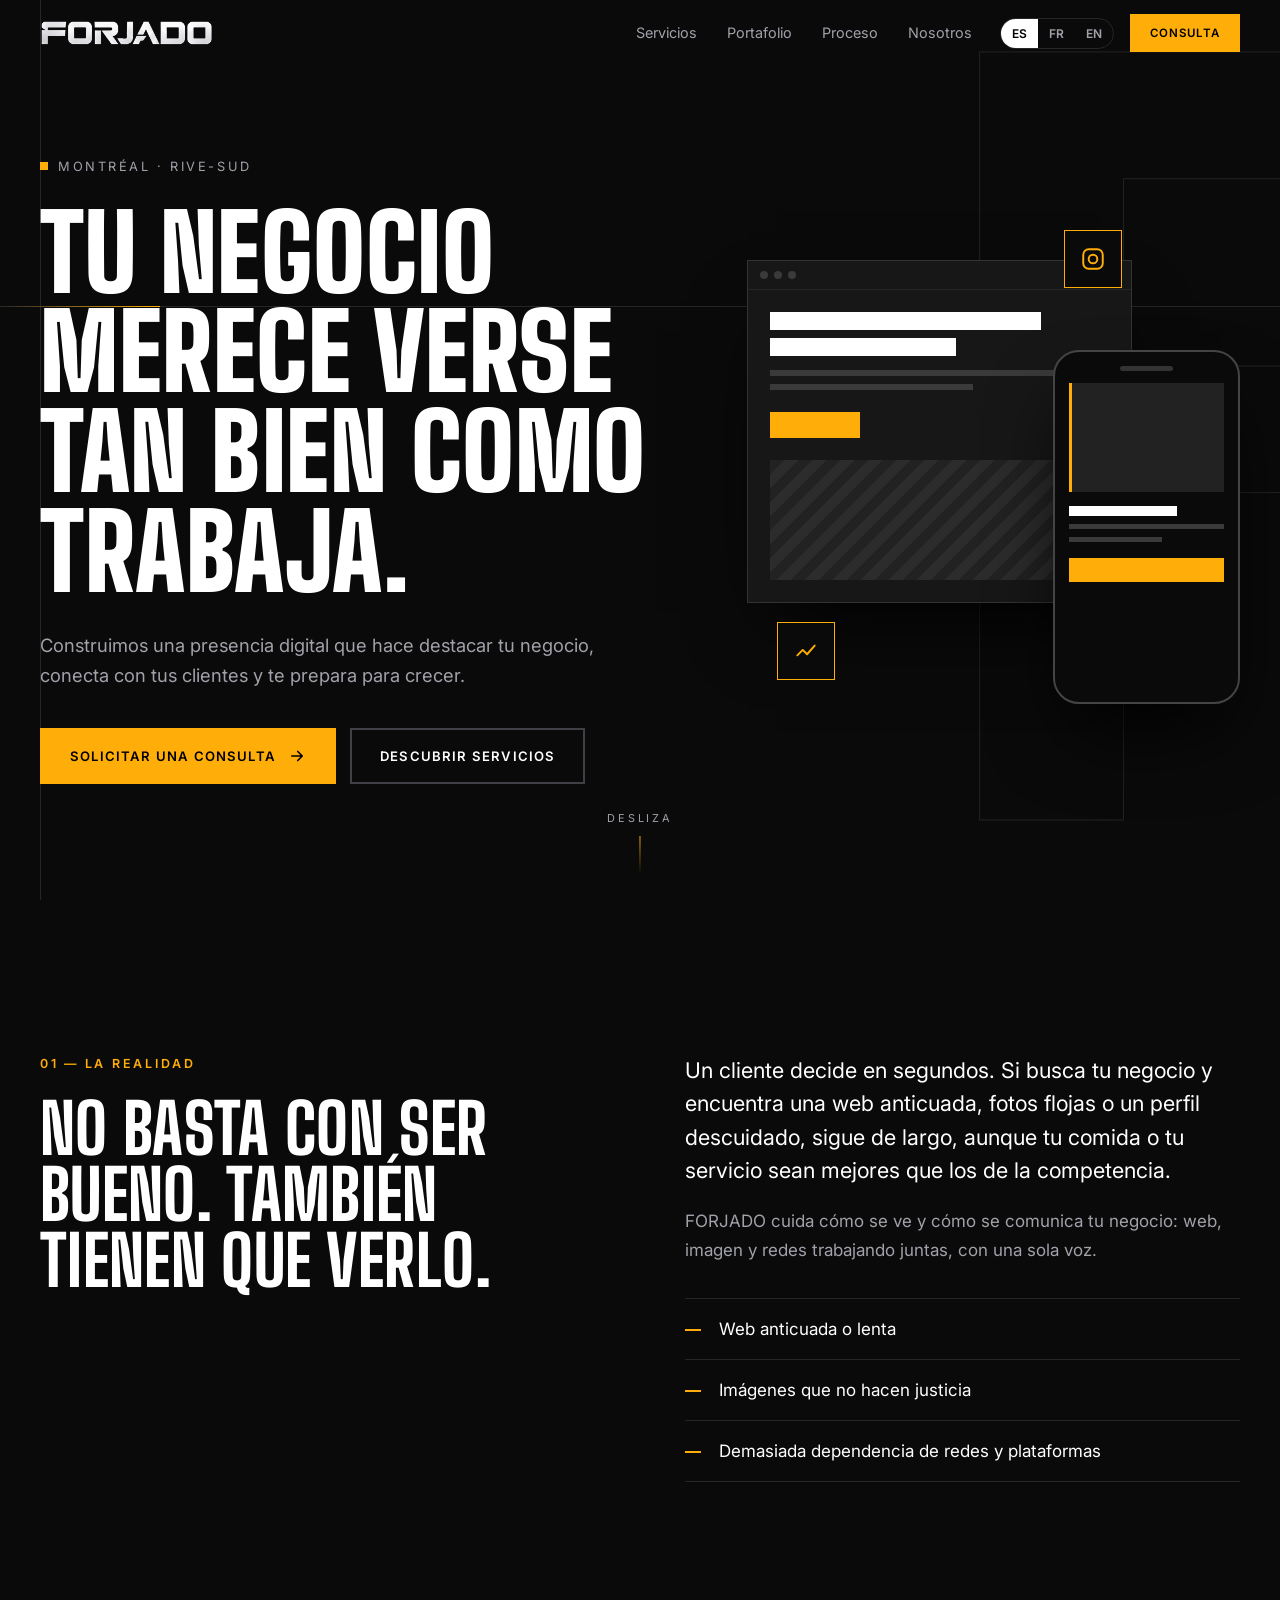
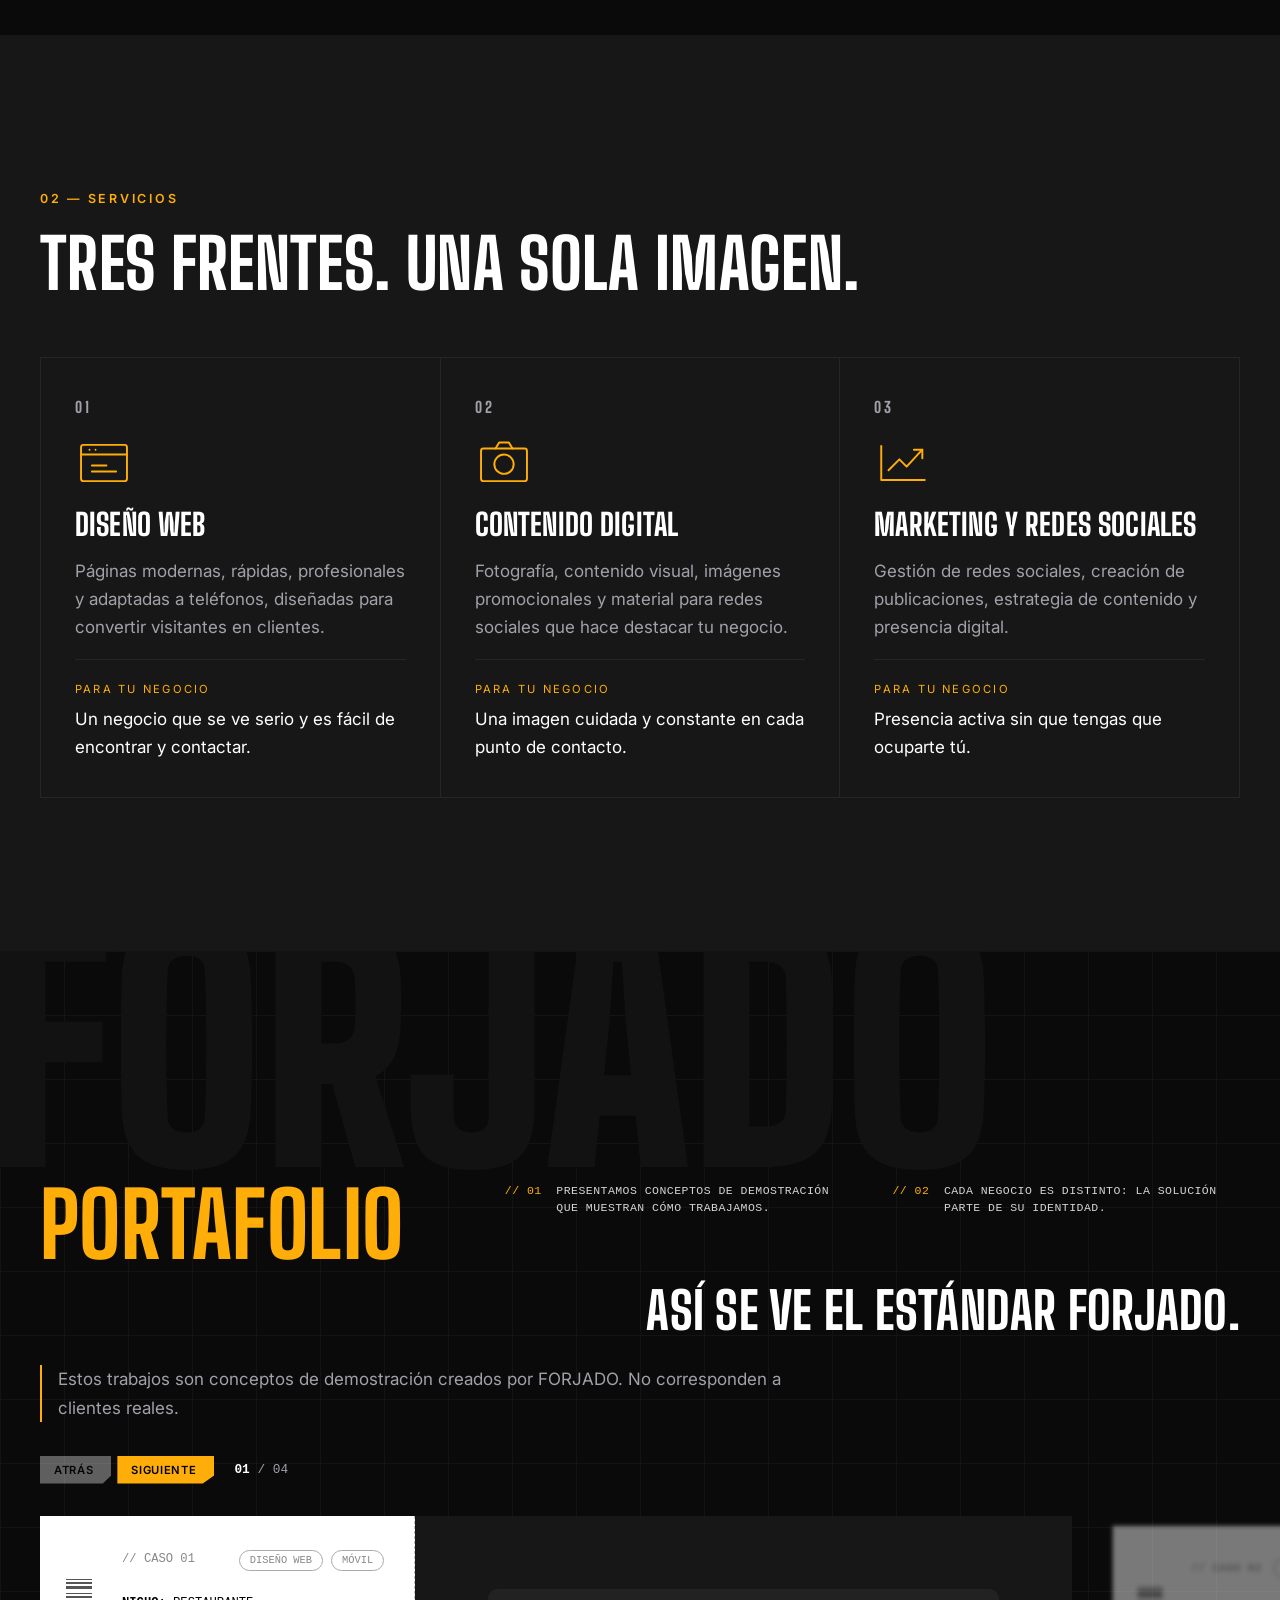
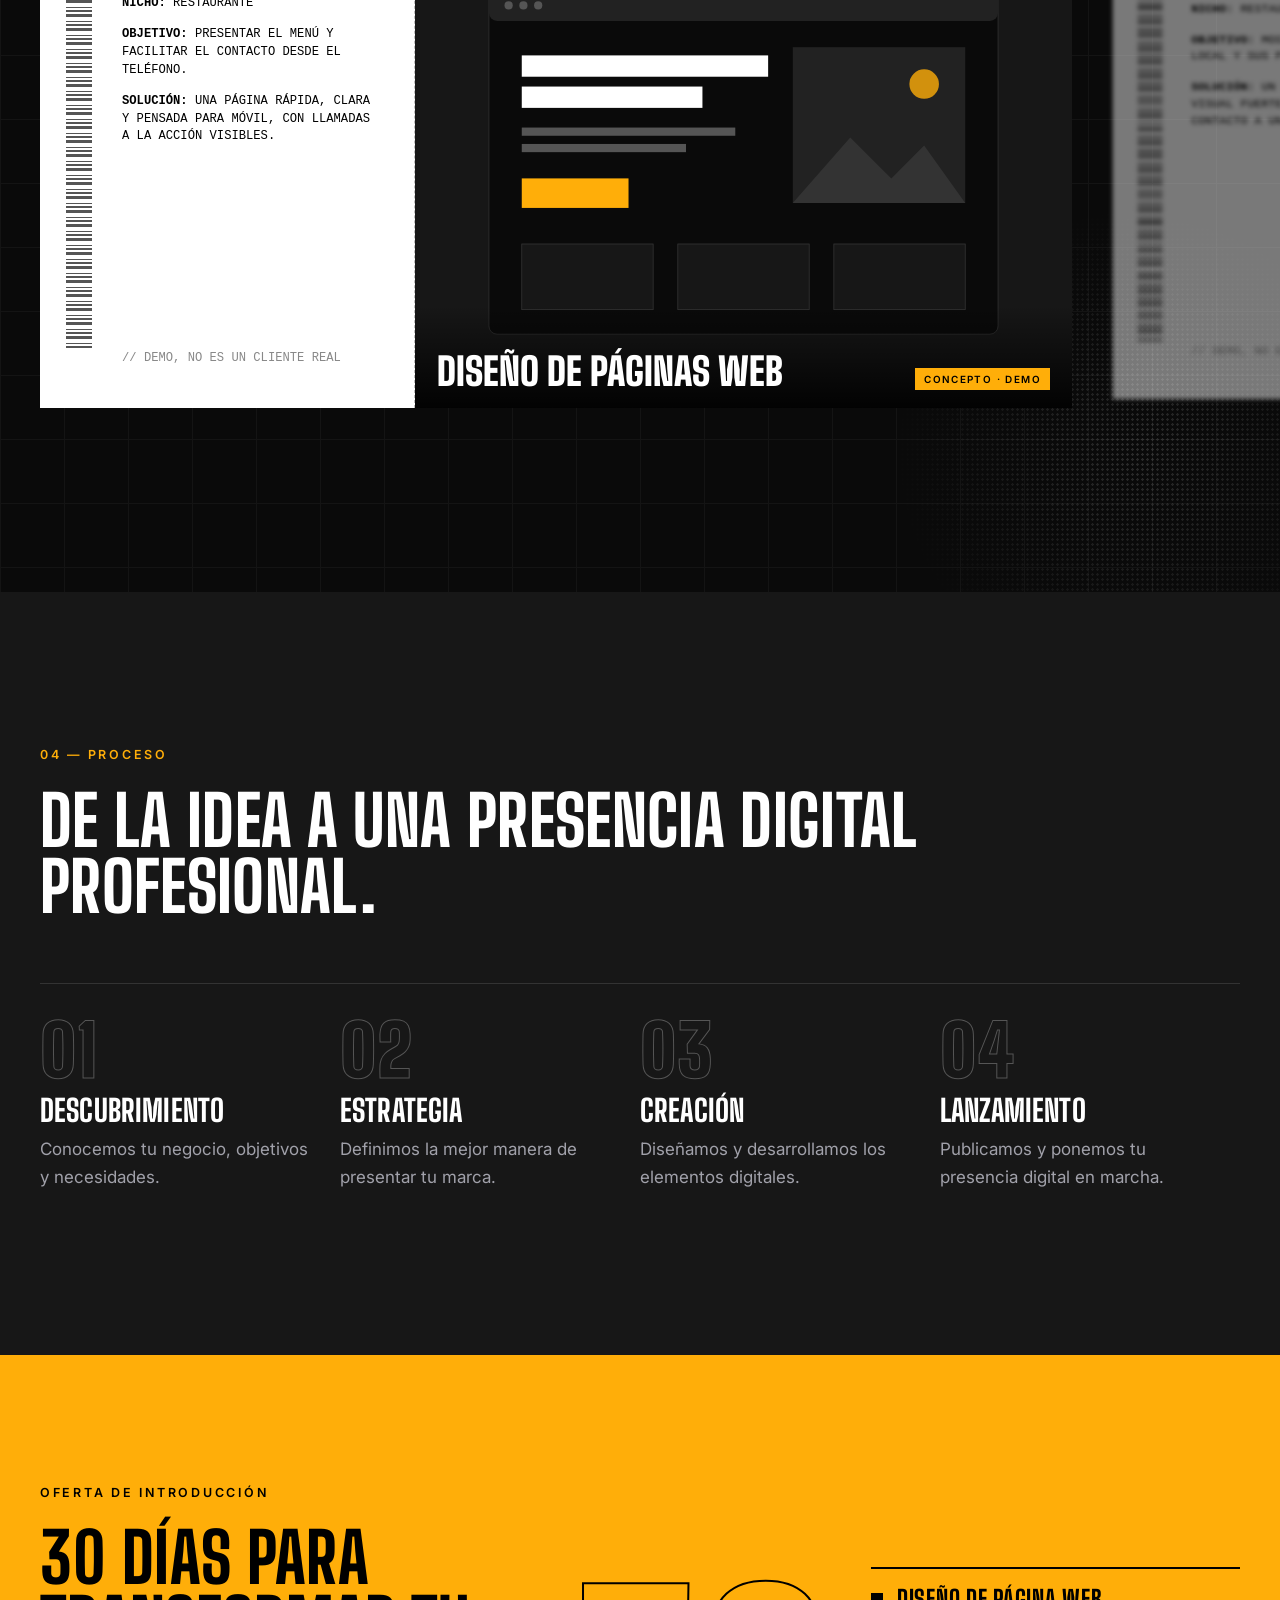
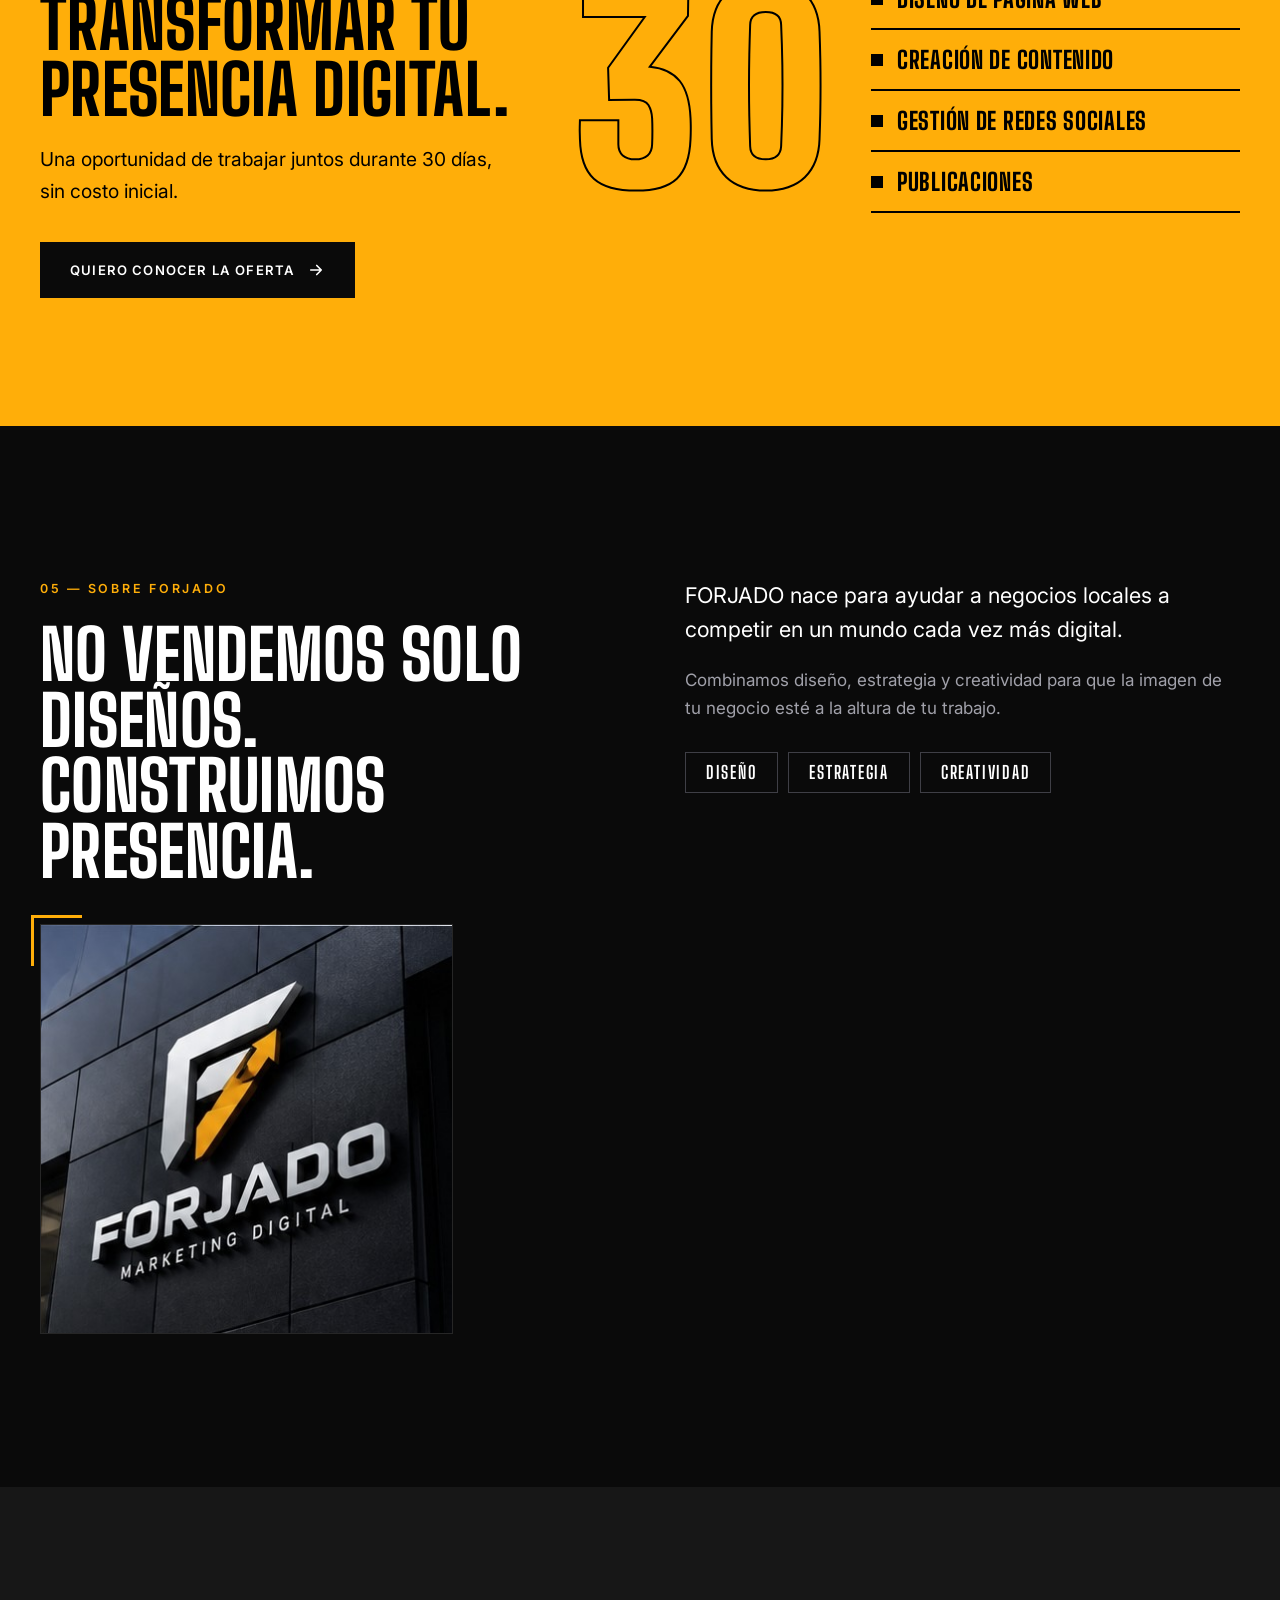
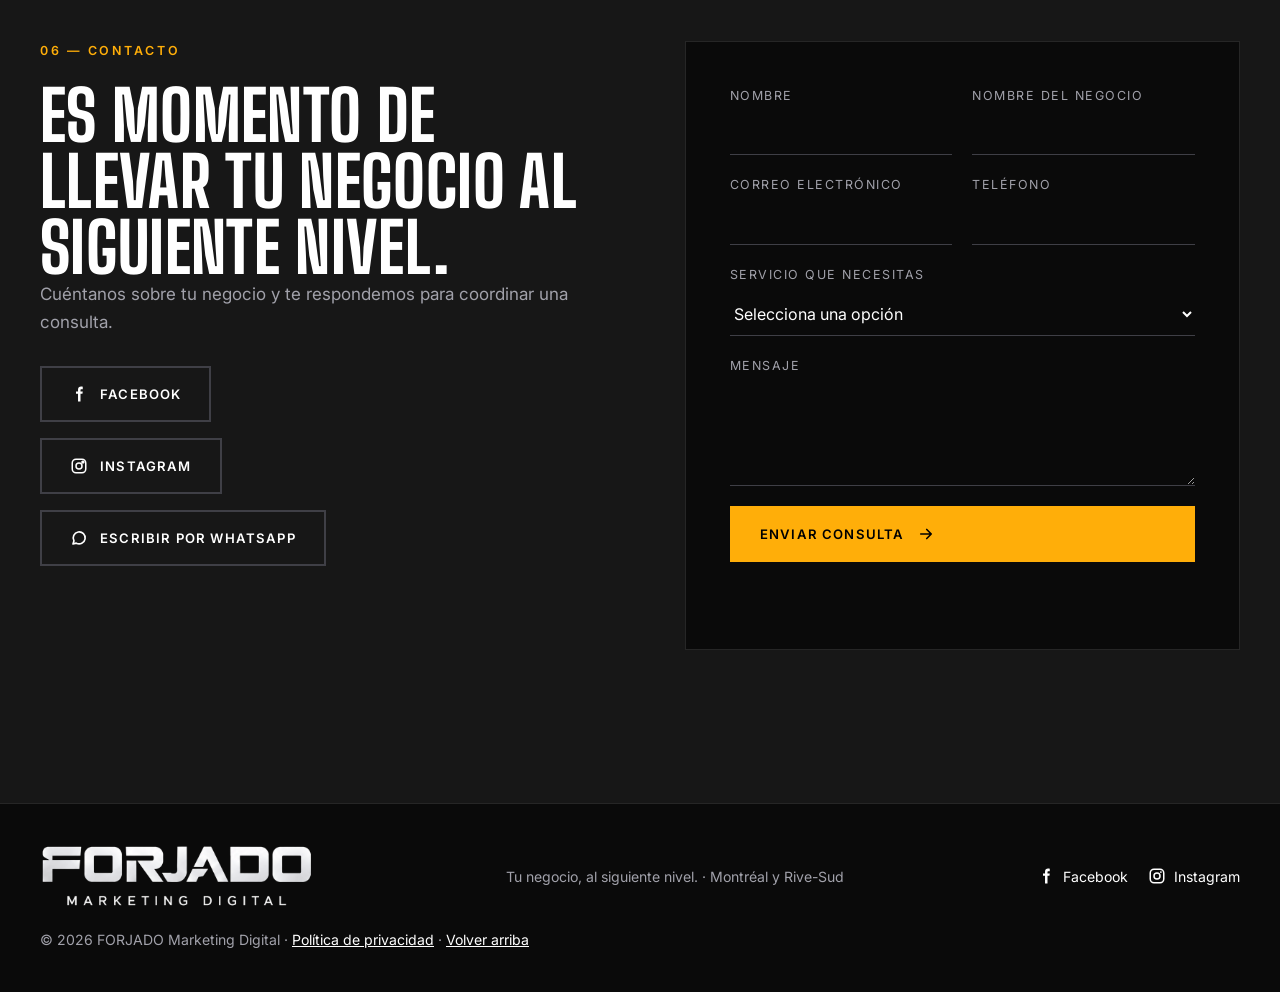
<file: index.html>
<!doctype html>
<html lang="es">
<head>
<meta charset="utf-8">
<meta name="viewport" content="width=device-width, initial-scale=1">
<title>FORJADO Marketing Digital — Tu negocio, al siguiente nivel</title>
<meta name="description" content="Diseño web, contenido digital y redes sociales para restaurantes y negocios locales de Montréal y la Rive-Sud. Solicita una consulta.">
<meta name="theme-color" content="#0A0A0A">
<meta property="og:type" content="website"><meta property="og:site_name" content="FORJADO Marketing Digital">
<meta property="og:title" content="FORJADO Marketing Digital — Tu negocio, al siguiente nivel">
<meta property="og:description" content="Diseño web, contenido digital y redes sociales para negocios locales de Montréal y la Rive-Sud.">
<meta property="og:image" content="assets/og.jpg">
<link rel="icon" href="assets/favicon.png" type="image/png">
<link rel="preconnect" href="https://fonts.googleapis.com"><link rel="preconnect" href="https://fonts.gstatic.com" crossorigin>
<link href="https://fonts.googleapis.com/css2?family=Big+Shoulders+Display:wght@700;800;900&family=Inter:wght@400;500;600&display=swap" rel="stylesheet">
<link rel="stylesheet" href="styles.css">
<script type="application/ld+json">{"@context":"https://schema.org","@type":"ProfessionalService","name":"FORJADO Marketing Digital","slogan":"Tu negocio, al siguiente nivel.","sameAs":["https://www.facebook.com/profile.php?id=61564799969515","https://www.instagram.com/forjado_marketing/"],"areaServed":["Montréal","Rive-Sud"],"serviceType":["Diseño web","Contenido digital","Marketing y redes sociales"]}</script>
<script>document.documentElement.classList.add('js')</script>
</head>
<body>
<a class="skip" href="#main" data-i18n="foot.skip">Saltar al contenido</a>

<header class="nav" id="nav">
  <a class="brand" href="#top" aria-label="FORJADO Marketing Digital"><img src="assets/wordmark.png" alt="FORJADO" width="640" height="96"></a>
  <nav id="menu" aria-label="Principal">
    <a href="#servicios" data-i18n="nav.services">Servicios</a>
    <a href="#portafolio" data-i18n="nav.portfolio">Portafolio</a>
    <a href="#proceso" data-i18n="nav.process">Proceso</a>
    <a href="#nosotros" data-i18n="nav.about">Nosotros</a>
  </nav>
  <div class="nav-end">
    <div class="lang" role="group" aria-label="Idioma / Langue / Language">
      <button type="button" data-lang="es" aria-pressed="true">ES</button><button type="button" data-lang="fr" aria-pressed="false">FR</button><button type="button" data-lang="en" aria-pressed="false">EN</button>
    </div>
    <a class="btn btn-sm" href="#contacto" data-i18n="nav.cta">Consulta</a>
    <button class="burger" id="burger" type="button" aria-controls="menu" aria-expanded="false" data-i18n-aria="nav.menu" aria-label="Abrir menú"><span></span><span></span></button>
  </div>
</header>

<main id="main">
<!-- HERO -->
<section class="hero" id="top">
  <div class="hero-bg" aria-hidden="true"><span class="bigF">F</span><i class="line l1"></i><i class="line l2"></i><i class="spark"></i></div>
  <div class="wrap hero-grid">
    <div class="hero-copy">
      <p class="kicker"><span class="dot"></span><span data-i18n="hero.kicker">Montréal · Rive-Sud</span></p>
      <h1 data-i18n="hero.title">Tu negocio merece verse tan bien como trabaja.</h1>
      <p class="sub" data-i18n="hero.sub">Construimos una presencia digital que hace destacar tu negocio, conecta con tus clientes y te prepara para crecer.</p>
      <div class="cta-row">
        <a class="btn" href="#contacto"><span data-i18n="hero.cta1">Solicitar una consulta</span><svg viewBox="0 0 24 24" aria-hidden="true"><path d="M5 12h14m-6-6 6 6-6 6"/></svg></a>
        <a class="btn btn-ghost" href="#servicios" data-i18n="hero.cta2">Descubrir servicios</a>
      </div>
    </div>
    <div class="stage" aria-hidden="true">
      <div class="win" data-depth="14">
        <div class="win-bar"><i></i><i></i><i></i></div>
        <div class="win-body"><b></b><b class="s"></b><p></p><p class="s"></p><u></u><div class="ph"></div></div>
      </div>
      <div class="phone" data-depth="28">
        <div class="ph-top"></div><div class="ph-img"></div><b></b><p></p><p class="s"></p><u></u>
      </div>
      <div class="chip c1" data-depth="40"><svg viewBox="0 0 24 24"><path d="M4 16l5-5 4 4 7-8"/></svg></div>
      <div class="chip c2" data-depth="20"><svg viewBox="0 0 24 24"><circle cx="12" cy="12" r="4"/><rect x="3" y="3" width="18" height="18" rx="5"/></svg></div>
    </div>
  </div>
  <a class="scroll" href="#intro"><span data-i18n="hero.scroll">Desliza</span><i></i></a>
</section>

<!-- INTRO -->
<section class="sec" id="intro">
  <div class="wrap split">
    <div>
      <p class="label rv" data-i18n="intro.label">01 — La realidad</p>
      <h2 class="rv" data-i18n="intro.title">No basta con ser bueno. También tienen que verlo.</h2>
    </div>
    <div class="rv">
      <p class="big" data-i18n="intro.p1">Un cliente decide en segundos.</p>
      <p class="muted" data-i18n="intro.p2">FORJADO cuida cómo se ve y cómo se comunica tu negocio.</p>
      <ul class="pains">
        <li data-i18n="intro.i1">Web anticuada o lenta</li><li data-i18n="intro.i2">Imágenes que no hacen justicia</li><li data-i18n="intro.i3">Demasiada dependencia de redes y plataformas</li>
      </ul>
    </div>
  </div>
</section>

<!-- SERVICIOS -->
<section class="sec alt" id="servicios">
  <div class="wrap">
    <p class="label rv" data-i18n="serv.label">02 — Servicios</p>
    <h2 class="rv" data-i18n="serv.title">Tres frentes. Una sola imagen.</h2>
    <div class="services">
      <article class="svc rv">
        <span class="num">01</span>
        <svg class="icon" viewBox="0 0 48 48" aria-hidden="true"><rect x="5" y="9" width="38" height="30" rx="2"/><path d="M5 17h38M12 13h.01M17 13h.01M14 26h12M14 31h20"/></svg>
        <h3 data-i18n="s1.title">Diseño web</h3>
        <p data-i18n="s1.desc"></p>
        <p class="ben"><small data-i18n="serv.benefit">Para tu negocio</small><span data-i18n="s1.ben"></span></p>
      </article>
      <article class="svc rv">
        <span class="num">02</span>
        <svg class="icon" viewBox="0 0 48 48" aria-hidden="true"><rect x="5" y="12" width="38" height="27" rx="2"/><circle cx="24" cy="25" r="8"/><path d="M17 12l3-5h8l3 5"/></svg>
        <h3 data-i18n="s2.title">Contenido digital</h3>
        <p data-i18n="s2.desc"></p>
        <p class="ben"><small data-i18n="serv.benefit">Para tu negocio</small><span data-i18n="s2.ben"></span></p>
      </article>
      <article class="svc rv">
        <span class="num">03</span>
        <svg class="icon" viewBox="0 0 48 48" aria-hidden="true"><path d="M6 38V10M6 38h36"/><path d="M12 30l9-9 6 6 13-14"/><path d="M33 13h7v7"/></svg>
        <h3 data-i18n="s3.title">Marketing y redes sociales</h3>
        <p data-i18n="s3.desc"></p>
        <p class="ben"><small data-i18n="serv.benefit">Para tu negocio</small><span data-i18n="s3.ben"></span></p>
      </article>
    </div>
  </div>
</section>

<!-- PORTAFOLIO -->
<section class="sec work-sec" id="portafolio">
  <span class="ghost" aria-hidden="true">FORJADO</span>
  <div class="wrap">
    <div class="work-head">
      <h2 class="rv orange" data-i18n="pc.title">Portafolio</h2>
      <p class="mono rv"><span>// 01</span><span data-i18n="pc.t1"></span></p>
      <p class="mono rv"><span>// 02</span><span data-i18n="pc.t2"></span></p>
      <h3 class="rv work-claim" data-i18n="port.title">Así se ve el estándar FORJADO.</h3>
    </div>
    <p class="note rv" data-i18n="port.note"></p>
    <div class="ctrl rv"><button type="button" class="cbtn" id="prev" data-i18n="pc.back">Atrás</button><button type="button" class="cbtn on" id="next" data-i18n="pc.next">Siguiente</button><span class="count" aria-live="polite"><b id="cur">01</b> / 04</span></div>
  </div>
  <div class="track" id="track" tabindex="0" role="region" aria-roledescription="carousel" aria-label="Portafolio">
    <article class="case" aria-roledescription="slide">
        <div class="ticket">
          <div class="bar" aria-hidden="true"></div>
          <div class="tk-top"><span>// <span data-i18n="pc.case">caso</span> 01</span><em data-i18n="k1.a"></em><em data-i18n="k1.b"></em></div>
          <p><b data-i18n="pc.niche">Nicho:</b> <span data-i18n="k1.n"></span></p>
          <p><b data-i18n="pc.task">Objetivo:</b> <span data-i18n="k1.t"></span></p>
          <p><b data-i18n="pc.sol">Solución:</b> <span data-i18n="k1.s"></span></p>
          <span class="tk-demo">// <span data-i18n="pc.demo2">Demo</span></span>
        </div>
        <figure><img src="assets/p-web.svg" alt="" data-i18n-alt="p1.alt" width="800" height="600" loading="lazy"><figcaption><span data-i18n="p1.t"></span><em data-i18n="port.demo">Concepto · Demo</em></figcaption></figure>
      </article>
    <article class="case" aria-roledescription="slide">
        <div class="ticket">
          <div class="bar" aria-hidden="true"></div>
          <div class="tk-top"><span>// <span data-i18n="pc.case">caso</span> 02</span><em data-i18n="k2.a"></em><em data-i18n="k2.b"></em></div>
          <p><b data-i18n="pc.niche">Nicho:</b> <span data-i18n="k2.n"></span></p>
          <p><b data-i18n="pc.task">Objetivo:</b> <span data-i18n="k2.t"></span></p>
          <p><b data-i18n="pc.sol">Solución:</b> <span data-i18n="k2.s"></span></p>
          <span class="tk-demo">// <span data-i18n="pc.demo2">Demo</span></span>
        </div>
        <figure><img src="assets/p-resto.svg" alt="" data-i18n-alt="p2.alt" width="800" height="600" loading="lazy"><figcaption><span data-i18n="p2.t"></span><em data-i18n="port.demo">Concepto · Demo</em></figcaption></figure>
      </article>
    <article class="case" aria-roledescription="slide">
        <div class="ticket">
          <div class="bar" aria-hidden="true"></div>
          <div class="tk-top"><span>// <span data-i18n="pc.case">caso</span> 03</span><em data-i18n="k3.a"></em><em data-i18n="k3.b"></em></div>
          <p><b data-i18n="pc.niche">Nicho:</b> <span data-i18n="k3.n"></span></p>
          <p><b data-i18n="pc.task">Objetivo:</b> <span data-i18n="k3.t"></span></p>
          <p><b data-i18n="pc.sol">Solución:</b> <span data-i18n="k3.s"></span></p>
          <span class="tk-demo">// <span data-i18n="pc.demo2">Demo</span></span>
        </div>
        <figure><img src="assets/p-food.svg" alt="" data-i18n-alt="p3.alt" width="800" height="600" loading="lazy"><figcaption><span data-i18n="p3.t"></span><em data-i18n="port.demo">Concepto · Demo</em></figcaption></figure>
      </article>
    <article class="case" aria-roledescription="slide">
        <div class="ticket">
          <div class="bar" aria-hidden="true"></div>
          <div class="tk-top"><span>// <span data-i18n="pc.case">caso</span> 04</span><em data-i18n="k4.a"></em><em data-i18n="k4.b"></em></div>
          <p><b data-i18n="pc.niche">Nicho:</b> <span data-i18n="k4.n"></span></p>
          <p><b data-i18n="pc.task">Objetivo:</b> <span data-i18n="k4.t"></span></p>
          <p><b data-i18n="pc.sol">Solución:</b> <span data-i18n="k4.s"></span></p>
          <span class="tk-demo">// <span data-i18n="pc.demo2">Demo</span></span>
        </div>
        <figure><img src="assets/p-social.svg" alt="" data-i18n-alt="p4.alt" width="800" height="600" loading="lazy"><figcaption><span data-i18n="p4.t"></span><em data-i18n="port.demo">Concepto · Demo</em></figcaption></figure>
      </article>
  </div>
</section>

<!-- PROCESO -->
<section class="sec alt" id="proceso">
  <div class="wrap">
    <p class="label rv" data-i18n="proc.label">04 — Proceso</p>
    <h2 class="rv" data-i18n="proc.title">De la idea a una presencia digital profesional.</h2>
    <ol class="steps">
      <li class="rv"><span>01</span><h3 data-i18n="st1.t"></h3><p data-i18n="st1.d"></p></li>
      <li class="rv"><span>02</span><h3 data-i18n="st2.t"></h3><p data-i18n="st2.d"></p></li>
      <li class="rv"><span>03</span><h3 data-i18n="st3.t"></h3><p data-i18n="st3.d"></p></li>
      <li class="rv"><span>04</span><h3 data-i18n="st4.t"></h3><p data-i18n="st4.d"></p></li>
    </ol>
  </div>
</section>

<!-- OFERTA -->
<section class="offer" id="oferta">
  <div class="wrap offer-grid">
    <div class="rv">
      <p class="label dark" data-i18n="offer.label">Oferta de introducción</p>
      <h2 data-i18n="offer.title">30 días para transformar tu presencia digital.</h2>
      <p class="offer-p" data-i18n="offer.p"></p>
      <a class="btn btn-dark" href="#contacto" data-service="4"><span data-i18n="offer.cta">Quiero conocer la oferta</span><svg viewBox="0 0 24 24" aria-hidden="true"><path d="M5 12h14m-6-6 6 6-6 6"/></svg></a>
    </div>
    <div class="rv days" aria-hidden="true"><b>30</b></div>
    <ul class="rv incl">
      <li data-i18n="offer.l1"></li><li data-i18n="offer.l2"></li><li data-i18n="offer.l3"></li><li data-i18n="offer.l4"></li>
    </ul>
  </div>
</section>

<!-- NOSOTROS -->
<section class="sec" id="nosotros">
  <div class="wrap split">
    <div>
      <p class="label rv" data-i18n="about.label">05 — Sobre FORJADO</p>
      <h2 class="rv" data-i18n="about.title">No vendemos solo diseños. Construimos presencia.</h2>
      <figure class="sign rv"><img src="assets/letrero.jpg" alt="Logotipo de FORJADO Marketing Digital en un letrero sobre una fachada oscura" width="413" height="409" loading="lazy"></figure>
    </div>
    <div class="rv">
      <p class="big" data-i18n="about.p1"></p>
      <p class="muted" data-i18n="about.p2"></p>
      <ul class="vals"><li data-i18n="about.v1">Diseño</li><li data-i18n="about.v2">Estrategia</li><li data-i18n="about.v3">Creatividad</li></ul>
    </div>
  </div>
</section>

<!-- CONTACTO -->
<section class="sec alt contact" id="contacto">
  <div class="wrap split">
    <div>
      <p class="label rv" data-i18n="c.label">06 — Contacto</p>
      <h2 class="rv" data-i18n="c.title">Es momento de llevar tu negocio al siguiente nivel.</h2>
      <p class="muted rv" data-i18n="c.sub"></p>
      <p class="rv wa-wrap"><a class="btn btn-ghost" href="https://www.facebook.com/profile.php?id=61564799969515" target="_blank" rel="noopener noreferrer"><svg viewBox="0 0 24 24" aria-hidden="true"><path d="M14 8.5V6.800c0-.8.2-1.300 1.400-1.300H17V2.200C16.700 2.100 15.800 2 14.700 2 12.300 2 10.700 3.400 10.700 6v2.500H8v3.300h2.700V22H14v-10.200h2.600l.4-3.300z" fill="currentColor" stroke="none"/></svg><span>Facebook</span></a></p>
      <p class="rv wa-wrap"><a class="btn btn-ghost" href="https://www.instagram.com/forjado_marketing/" target="_blank" rel="noopener noreferrer"><svg viewBox="0 0 24 24" aria-hidden="true"><rect x="3" y="3" width="18" height="18" rx="5" fill="none" stroke="currentColor" stroke-width="2"/><circle cx="12" cy="12" r="4" fill="none" stroke="currentColor" stroke-width="2"/><circle cx="17.200" cy="6.800" r="1.200" fill="currentColor"/></svg><span>Instagram</span></a></p>
      <p class="rv wa-wrap" id="waWrap" hidden><a class="btn btn-ghost" id="waBtn" href="#" target="_blank" rel="noopener"><svg viewBox="0 0 24 24" aria-hidden="true"><path d="M4 20l1.3-4.2A8 8 0 1 1 8.300 18.800z"/></svg><span data-i18n="f.wa">Escribir por WhatsApp</span></a></p>
    </div>
    <form id="form" class="rv" novalidate>
      <div class="row2">
        <label><span data-i18n="f.name">Nombre</span><input name="name" autocomplete="name" required></label>
        <label><span data-i18n="f.biz">Nombre del negocio</span><input name="business" autocomplete="organization" required></label>
      </div>
      <div class="row2">
        <label><span data-i18n="f.email">Correo electrónico</span><input name="email" type="email" autocomplete="email" required></label>
        <label><span data-i18n="f.phone">Teléfono</span><input name="phone" type="tel" autocomplete="tel"></label>
      </div>
      <label><span data-i18n="f.service">Servicio que necesitas</span>
        <select name="service" id="service" required>
          <option value="" data-i18n="f.opt0">Selecciona una opción</option>
          <option value="web" data-i18n="f.opt1">Diseño web</option><option value="content" data-i18n="f.opt2">Contenido digital</option>
          <option value="social" data-i18n="f.opt3">Marketing y redes sociales</option><option value="offer30" data-i18n="f.opt4">Oferta de 30 días</option><option value="unsure" data-i18n="f.opt5">Aún no lo sé</option>
        </select></label>
      <label><span data-i18n="f.msg">Mensaje</span><textarea name="message" rows="4"></textarea></label>
      <input class="hp" name="_gotcha" tabindex="-1" autocomplete="off" aria-hidden="true">
      <button class="btn" type="submit" id="send"><span data-i18n="f.send">Enviar consulta</span><svg viewBox="0 0 24 24" aria-hidden="true"><path d="M5 12h14m-6-6 6 6-6 6"/></svg></button>
      <p class="status" id="status" role="status" aria-live="polite"></p>
    </form>
  </div>
</section>
</main>

<footer class="foot">
  <div class="wrap foot-in">
    <a class="brand" href="#top" aria-label="FORJADO Marketing Digital"><img src="assets/lockup.png" alt="FORJADO Marketing Digital" width="760" height="178"></a>
    <p><span data-i18n="foot.tag">Tu negocio, al siguiente nivel.</span> · <span data-i18n="foot.area">Montréal y Rive-Sud</span></p>
    <p><a class="soc" href="https://www.facebook.com/profile.php?id=61564799969515" target="_blank" rel="noopener noreferrer" aria-label="Facebook FORJADO"><svg viewBox="0 0 24 24" aria-hidden="true"><path d="M14 8.5V6.800c0-.8.2-1.300 1.400-1.300H17V2.200C16.700 2.100 15.800 2 14.700 2 12.300 2 10.700 3.400 10.700 6v2.500H8v3.300h2.700V22H14v-10.200h2.600l.4-3.300z" fill="currentColor" stroke="none"/></svg><span>Facebook</span></a><a class="soc" href="https://www.instagram.com/forjado_marketing/" target="_blank" rel="noopener noreferrer" aria-label="Instagram FORJADO"><svg viewBox="0 0 24 24" aria-hidden="true"><rect x="3" y="3" width="18" height="18" rx="5" fill="none" stroke="currentColor" stroke-width="2"/><circle cx="12" cy="12" r="4" fill="none" stroke="currentColor" stroke-width="2"/><circle cx="17.200" cy="6.800" r="1.200" fill="currentColor"/></svg><span>Instagram</span></a></p>
    <p>© <span id="year"></span> FORJADO Marketing Digital · <a href="privacidad.html" data-i18n="foot.priv">Política de privacidad</a> · <a href="#top" data-i18n="foot.top">Volver arriba</a></p>
  </div>
</footer>

<script src="config.js"></script>
<script src="i18n.js"></script>
<script src="main.js"></script>
</body>
</html>
</file>
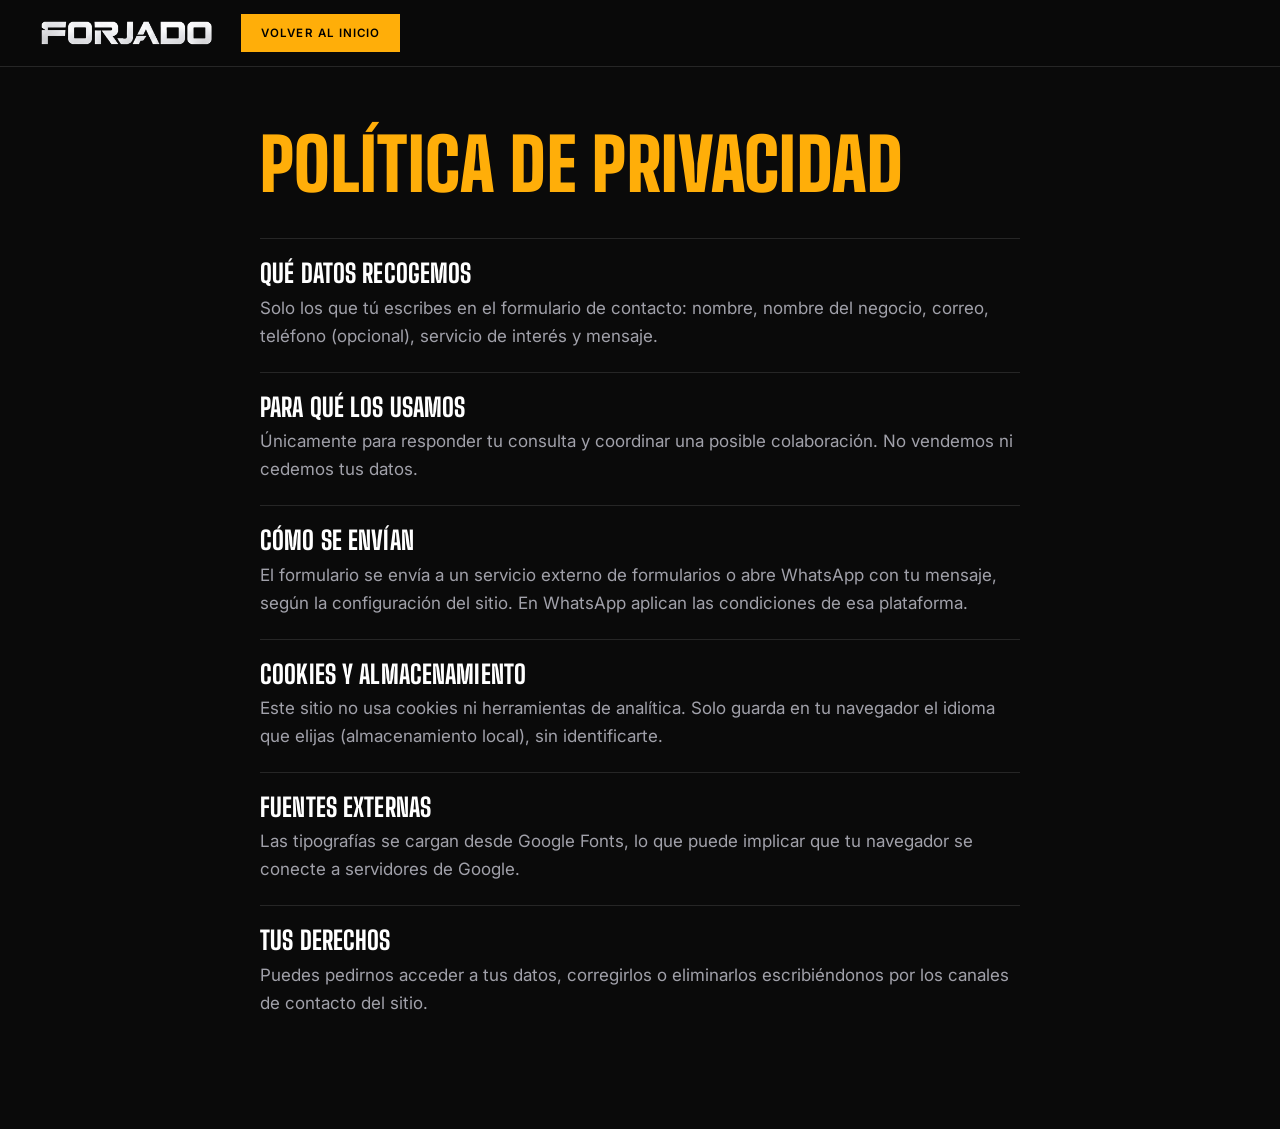
<file: privacidad.html>
<!doctype html>
<html lang="es">
<head>
<meta charset="utf-8"><meta name="viewport" content="width=device-width, initial-scale=1">
<title>Política de privacidad — FORJADO Marketing Digital</title>
<meta name="robots" content="noindex"><meta name="theme-color" content="#0A0A0A">
<link rel="icon" href="assets/favicon.png" type="image/png">
<link href="https://fonts.googleapis.com/css2?family=Big+Shoulders+Display:wght@700;800;900&family=Inter:wght@400;500;600&display=swap" rel="stylesheet">
<link rel="stylesheet" href="styles.css">
</head>
<body class="page">
<header class="nav solid"><a class="brand" href="index.html" aria-label="FORJADO"><img src="assets/wordmark.png" alt="FORJADO" width="640" height="96"></a><div class="nav-end"><a class="btn btn-sm" id="back" href="index.html">Volver al inicio</a></div></header>
<main class="wrap legal"><h1 id="t">Política de privacidad</h1><div id="items"></div></main>
<script src="privacy.js"></script>
</body></html>
</file>
<file: styles.css>
:root{--bg:#0A0A0A;--card:#171717;--line:#262626;--fg:#fff;--mute:#A1A1AA;--acc:#FFAE09;--ease:cubic-bezier(.2,.7,.2,1);--head:"Big Shoulders Display","Arial Narrow",Impact,sans-serif}
*{box-sizing:border-box;margin:0}html{scroll-behavior:smooth;scroll-padding-top:80px}
body{background:var(--bg);color:var(--fg);font:400 17px/1.65 Inter,system-ui,sans-serif;-webkit-font-smoothing:antialiased;overflow-x:hidden}
img{max-width:100%;height:auto;display:block}a{color:inherit}ul,ol{list-style:none;padding:0}
:focus-visible{outline:2px solid var(--acc);outline-offset:3px}
.skip{position:absolute;left:-999px;top:8px;background:var(--acc);color:#000;padding:8px 14px;z-index:100}.skip:focus{left:8px}
.wrap{width:min(1200px,100% - 48px);margin-inline:auto}
h1,h2,h3{font-family:var(--head);text-transform:uppercase;line-height:.95;letter-spacing:.005em;font-weight:800}
h1{font-size:clamp(3rem,8.2vw,7rem);font-weight:900}h2{font-size:clamp(2.3rem,5.4vw,4.6rem)}h3{font-size:1.9rem}
.muted{color:var(--mute)}
/* nav */
.nav{position:fixed;inset:0 0 auto;z-index:50;display:flex;align-items:center;gap:28px;padding:14px max(24px,calc((100% - 1200px)/2));transition:background .3s,border-color .3s;border-bottom:1px solid transparent}
.nav.solid{background:rgba(10,10,10,.88);backdrop-filter:blur(12px);border-color:var(--line)}
.brand{display:flex;align-items:center;text-decoration:none}.brand img{height:26px;width:auto}.foot .brand img{height:64px}
.nav nav{display:flex;gap:30px;margin-left:auto}.nav nav a{text-decoration:none;font-size:.9rem;color:var(--mute);position:relative;transition:color .2s}
.nav nav a:after{content:"";position:absolute;left:0;bottom:-6px;height:2px;width:0;background:var(--acc);transition:width .3s var(--ease)}
.nav nav a:hover{color:#fff}.nav nav a:hover:after{width:100%}
.nav-end{display:flex;align-items:center;gap:16px}
.lang{display:flex;border:1px solid var(--line);border-radius:999px;overflow:hidden}
.lang button{background:none;border:0;color:var(--mute);font:600 .75rem Inter;padding:7px 11px;cursor:pointer;transition:.2s}
.lang button[aria-pressed=true]{background:#fff;color:#000}.lang button:hover:not([aria-pressed=true]){color:#fff}
.burger{display:none;background:none;border:0;width:40px;height:40px;position:relative;cursor:pointer}
.burger span{position:absolute;left:9px;right:9px;height:2px;background:#fff;transition:.3s}.burger span:first-child{top:16px}.burger span:last-child{top:23px}
.burger[aria-expanded=true] span:first-child{top:19px;transform:rotate(45deg)}.burger[aria-expanded=true] span:last-child{top:19px;transform:rotate(-45deg)}
/* buttons */
.btn{display:inline-flex;align-items:center;gap:12px;background:var(--acc);color:#000;font:600 .82rem Inter;letter-spacing:.09em;text-transform:uppercase;text-decoration:none;padding:17px 28px;border:2px solid var(--acc);cursor:pointer;transition:background .25s,color .25s,transform .25s var(--ease),box-shadow .25s}
.btn svg{width:18px;height:18px;fill:none;stroke:currentColor;stroke-width:2.2;stroke-linecap:round;stroke-linejoin:round;transition:transform .25s var(--ease)}
.btn:hover{background:#fff;border-color:#fff;transform:translateY(-3px);box-shadow:0 12px 30px -10px rgba(255,174,9,.55)}.btn:hover svg{transform:translateX(5px)}
.btn:active{transform:translateY(0)}
.btn-ghost{background:transparent;color:#fff;border-color:#3f3f46}.btn-ghost:hover{background:#fff;color:#000;box-shadow:none}
.btn-sm{padding:10px 18px;font-size:.72rem}
.btn-dark{background:#0A0A0A;border-color:#0A0A0A;color:#fff}.btn-dark:hover{background:#fff;color:#000;border-color:#fff}
/* hero */
.hero{position:relative;min-height:100svh;display:flex;align-items:center;padding:130px 0 90px;overflow:hidden}
.hero-bg{position:absolute;inset:0;pointer-events:none}
.bigF{position:absolute;right:-4vw;top:50%;translate:0 -50%;font:900 min(75vw,60rem)/1 var(--head);color:transparent;-webkit-text-stroke:1px #232323;user-select:none}
.line{position:absolute;background:var(--line)}.l1{left:0;right:0;top:34%;height:1px}.l2{top:0;bottom:0;left:calc((100% - 1200px)/2);width:1px}
.spark{position:absolute;left:0;top:34%;width:160px;height:1px;background:linear-gradient(90deg,transparent,var(--acc));animation:run 6s linear infinite}
@keyframes run{from{translate:-200px 0}to{translate:110vw 0}}
.hero-grid{position:relative;display:grid;grid-template-columns:1.15fr .85fr;gap:40px;align-items:center}
.kicker{display:flex;align-items:center;gap:10px;color:var(--mute);font-size:.8rem;letter-spacing:.2em;text-transform:uppercase;margin-bottom:26px}
.dot{width:8px;height:8px;background:var(--acc);animation:pulse 2.2s infinite}@keyframes pulse{50%{opacity:.25}}
.sub{max-width:34em;color:var(--mute);font-size:1.15rem;margin:28px 0 38px}
.cta-row{display:flex;gap:14px;flex-wrap:wrap}
.stage{position:relative;height:480px}
.stage>*{position:absolute;transition:translate .2s linear}
.win{left:0;top:30px;width:78%;background:var(--card);border:1px solid #333;box-shadow:0 40px 80px -30px #000}
.win-bar{display:flex;gap:6px;padding:10px 12px;border-bottom:1px solid var(--line)}.win-bar i{width:8px;height:8px;border-radius:50%;background:#3a3a3a}
.win-body{padding:22px}.win-body b{display:block;height:18px;width:80%;background:#fff;margin-bottom:8px}.win-body b.s{width:55%}
.win-body p{height:6px;background:#3a3a3a;width:90%;margin:14px 0 0}.win-body p.s{width:60%;margin-top:8px}
.win-body u{display:block;width:90px;height:26px;background:var(--acc);margin:22px 0}
.ph{height:120px;background:linear-gradient(135deg,#222 25%,#2c2c2c 25% 50%,#222 50% 75%,#2c2c2c 75%);background-size:28px 28px}
.phone{right:0;top:120px;width:38%;aspect-ratio:9/17;background:#0A0A0A;border:2px solid #444;border-radius:26px;padding:14px;box-shadow:0 40px 80px -20px #000}
.ph-top{width:34%;height:5px;margin:0 auto 12px;background:#333;border-radius:3px}.ph-img{height:34%;background:#222;border-left:3px solid var(--acc)}
.phone b{display:block;height:10px;width:70%;background:#fff;margin:14px 0 8px}.phone p{height:5px;background:#3a3a3a;margin:8px 0}.phone p.s{width:60%}
.phone u{display:block;height:24px;background:var(--acc);margin-top:16px}
.chip{width:58px;height:58px;display:grid;place-items:center;background:var(--bg);border:1px solid var(--acc)}.chip svg{width:26px;height:26px;fill:none;stroke:var(--acc);stroke-width:1.8;stroke-linecap:round;stroke-linejoin:round}
.c1{left:6%;bottom:30px}.c2{right:24%;top:0}
.scroll{position:absolute;left:50%;bottom:26px;translate:-50% 0;display:flex;flex-direction:column;align-items:center;gap:8px;font-size:.68rem;letter-spacing:.25em;text-transform:uppercase;color:var(--mute);text-decoration:none}
.scroll i{width:1px;height:38px;background:linear-gradient(var(--acc),transparent);animation:drop 2s infinite}@keyframes drop{0%{scale:1 0;transform-origin:top}50%{scale:1 1;transform-origin:top}51%{transform-origin:bottom}100%{scale:1 0;transform-origin:bottom}}
/* sections */
.sec{padding:clamp(80px,12vw,160px) 0}.alt{background:var(--card)}
.label{font-size:.78rem;letter-spacing:.22em;text-transform:uppercase;color:var(--acc);margin-bottom:22px;font-weight:600}
.split{display:grid;grid-template-columns:1fr 1fr;gap:clamp(40px,7vw,110px);align-items:start}
.big{font-size:1.35rem;line-height:1.55;margin-bottom:20px}
.pains{margin-top:34px;border-top:1px solid var(--line)}.pains li{padding:16px 0 16px 34px;border-bottom:1px solid var(--line);position:relative;transition:padding .3s var(--ease),color .3s}
.pains li:before{content:"";position:absolute;left:0;top:50%;width:16px;height:2px;background:var(--acc)}.pains li:hover{padding-left:48px;color:var(--acc)}
.services{display:grid;grid-template-columns:repeat(3,1fr);gap:1px;background:var(--line);border:1px solid var(--line);margin-top:60px}
.svc{background:var(--card);padding:40px 34px 36px;display:flex;flex-direction:column;gap:18px;position:relative;overflow:hidden;transition:background .35s}
.svc:before{content:"";position:absolute;left:0;top:0;height:3px;width:0;background:var(--acc);transition:width .5s var(--ease)}
.svc:hover{background:#1d1d1d}.svc:hover:before{width:100%}
.num{font:800 .95rem var(--head);letter-spacing:.2em;color:var(--mute)}
.icon{width:58px;height:58px;fill:none;stroke:var(--acc);stroke-width:1.6;stroke-linecap:round;stroke-linejoin:round;transition:transform .5s var(--ease)}.svc:hover .icon{transform:translateY(-6px) scale(1.06)}
.svc>p{color:var(--mute)}
.ben{margin-top:auto;padding-top:20px;border-top:1px solid var(--line);color:#fff!important}.ben small{display:block;color:var(--acc);font-size:.7rem;letter-spacing:.2em;text-transform:uppercase;margin-bottom:6px}
.work-sec{position:relative;overflow:hidden;background-image:linear-gradient(#141414 1px,transparent 1px),linear-gradient(90deg,#141414 1px,transparent 1px);background-size:64px 64px}
.work-sec:after{content:"";position:absolute;right:-120px;bottom:-120px;width:520px;height:520px;background:radial-gradient(circle,rgba(255,255,255,.14) 0 1px,transparent 1.5px) 0 0/5px 5px;-webkit-mask:radial-gradient(circle,#000,transparent 68%);mask:radial-gradient(circle,#000,transparent 68%);pointer-events:none}
.ghost{position:absolute;left:-1vw;top:-2vw;font:900 clamp(8rem,24vw,21rem)/.8 var(--head);color:#121212;pointer-events:none;user-select:none}
.work-sec .wrap{position:relative;z-index:1}
.work-head{display:grid;grid-template-columns:1.1fr .9fr .9fr;gap:20px 40px;align-items:start;padding-top:clamp(30px,6vw,90px)}
.orange{color:var(--acc);font-size:clamp(3rem,7vw,6.5rem)}
.mono{font:500 .72rem/1.5 ui-monospace,Menlo,monospace;text-transform:uppercase;letter-spacing:.04em;display:grid;grid-template-columns:3.6em 1fr;gap:10px;color:#d4d4d8}.mono span:first-child{color:var(--acc);white-space:nowrap}
.work-claim{grid-column:1/-1;font-size:clamp(1.8rem,4vw,3.2rem);max-width:12em;margin-left:auto;text-align:right}
.ctrl{display:flex;align-items:center;gap:6px;margin:34px 0 22px}
.cbtn{font:600 .7rem Inter;text-transform:uppercase;letter-spacing:.06em;padding:7px 18px 7px 14px;background:#fff;color:#000;border:0;cursor:pointer;transition:.2s;clip-path:polygon(0 0,100% 0,100% 70%,88% 100%,0 100%)}
.cbtn.on{background:var(--acc)}.cbtn:hover{background:#fff;color:var(--acc);transform:translateY(-2px)}.cbtn:disabled{opacity:.35;pointer-events:none}
.count{margin-left:14px;font:500 .8rem ui-monospace,Menlo,monospace;color:var(--mute)}.count b{color:#fff}
.track{position:relative;z-index:1;display:flex;gap:20px;overflow-x:auto;scroll-snap-type:x mandatory;padding:10px max(24px,calc((100% - 1200px)/2)) 30px;scroll-padding-inline:max(24px,calc((100% - 1200px)/2));scrollbar-width:none}
.track::-webkit-scrollbar{display:none}
.case{flex:0 0 min(1060px,86%);display:grid;grid-template-columns:.8fr 1.4fr;scroll-snap-align:start;background:#fff;color:#000;transition:opacity .5s,filter .5s,transform .5s var(--ease);opacity:.45;filter:blur(2px);transform:scale(.96)}
.case.active{opacity:1;filter:none;transform:none}
.ticket{position:relative;padding:34px 30px 40px 82px;display:flex;flex-direction:column;gap:14px;font:500 .76rem/1.45 ui-monospace,Menlo,monospace;text-transform:uppercase;border-right:1px dashed #bbb}
.ticket p b{font-weight:700}.ticket p span{font-weight:400}
.bar{position:absolute;left:26px;top:60px;bottom:60px;width:26px;background:repeating-linear-gradient(0deg,#555 0 2px,transparent 2px 4px,#555 4px 5px,transparent 5px 9px,#555 9px 12px,transparent 12px 14px)}
.tk-top{display:flex;gap:8px;align-items:center;flex-wrap:wrap;color:#888;margin-bottom:10px}.tk-top>span{margin-right:auto}
.tk-top em{font-style:normal;border:1px solid #aaa;border-radius:99px;padding:2px 10px;font-size:.65rem}
.tk-demo{margin-top:auto;color:#888}
.case figure{position:relative;margin:0;overflow:hidden;background:#171717}
.case img{width:100%;height:100%;min-height:380px;object-fit:cover;transition:transform .8s var(--ease)}.case:hover img{transform:scale(1.04)}
.case figcaption{position:absolute;inset:auto 0 0;display:flex;justify-content:space-between;align-items:flex-end;gap:12px;padding:46px 22px 18px;background:linear-gradient(transparent,rgba(0,0,0,.9));color:#fff;font:900 clamp(1.4rem,3vw,2.4rem)/1 var(--head);text-transform:uppercase}
.case figcaption em{font:600 .62rem Inter;letter-spacing:.14em;color:#000;background:var(--acc);padding:5px 9px;font-style:normal;white-space:nowrap}
.note{color:var(--mute);margin:30px 0 0;max-width:46em;border-left:2px solid var(--acc);padding-left:16px}
.steps{display:grid;grid-template-columns:repeat(4,1fr);margin-top:64px;border-top:1px solid #333}
.steps li{padding:30px 26px 10px 0;position:relative}.steps li:before{content:"";position:absolute;left:0;top:-1px;height:3px;width:0;background:var(--acc);transition:width .6s var(--ease)}.steps li:hover:before{width:60%}
.steps span{font:900 4.5rem/1 var(--head);color:transparent;-webkit-text-stroke:1px #555;display:block;margin-bottom:10px;transition:-webkit-text-stroke-color .3s}.steps li:hover span{-webkit-text-stroke-color:var(--acc)}
.steps p{color:var(--mute);margin-top:10px;max-width:16em}
/* offer */
.offer{background:var(--acc);color:#000;padding:clamp(70px,10vw,130px) 0;position:relative;overflow:hidden}
.offer-grid{display:grid;grid-template-columns:1.2fr .6fr .9fr;gap:40px;align-items:center}
.label.dark{color:#000}.offer h2{margin-bottom:22px}.offer-p{font-size:1.2rem;margin-bottom:34px;max-width:24em}
.days b{font:900 clamp(9rem,20vw,17rem)/.8 var(--head);color:transparent;-webkit-text-stroke:2px #000;display:block;text-align:center}
.incl{border-top:2px solid #000}.incl li{padding:15px 0;border-bottom:2px solid #000;font:800 1.5rem var(--head);text-transform:uppercase;letter-spacing:.03em;display:flex;align-items:center;gap:14px}
.incl li:before{content:"";width:12px;height:12px;background:#000;flex:none}
.vals{display:flex;gap:10px;flex-wrap:wrap;margin-top:30px}.vals li{border:1px solid #3f3f46;padding:9px 20px;font:700 1.1rem var(--head);text-transform:uppercase;letter-spacing:.1em;transition:.25s}.vals li:hover{background:var(--acc);border-color:var(--acc);color:#000}
/* form */
form{display:grid;gap:20px;background:var(--bg);border:1px solid var(--line);padding:clamp(24px,4vw,44px)}
.row2{display:grid;grid-template-columns:1fr 1fr;gap:20px}
label{display:grid;gap:8px;font-size:.78rem;letter-spacing:.12em;text-transform:uppercase;color:var(--mute)}
input,select,textarea{font:400 1rem Inter;color:#fff;background:transparent;border:0;border-bottom:1px solid #3f3f46;padding:10px 0;border-radius:0;transition:border-color .25s;width:100%}
select option{background:#171717}textarea{resize:vertical}
input:focus,select:focus,textarea:focus{outline:0;border-color:var(--acc)}input:user-invalid,select:user-invalid{border-color:#ef4444}
.hp{position:absolute;left:-9999px}.status{min-height:1.5em;font-size:.95rem}.status.ok{color:#86efac}.status.err{color:#fca5a5}
.btn[disabled]{opacity:.6;pointer-events:none}.wa-wrap{margin-top:30px}
.foot{border-top:1px solid var(--line);padding:40px 0;color:var(--mute);font-size:.88rem}.foot-in{display:flex;justify-content:space-between;align-items:center;gap:20px;flex-wrap:wrap}.foot a:not(.brand){color:#fff}
/* reveal */
.js .rv{opacity:0;translate:0 34px;transition:opacity .9s var(--ease),translate .9s var(--ease);transition-delay:var(--d,0s)}
.js .rv.in{opacity:1;translate:0 0}
@media(max-width:980px){
 .hero-grid,.split,.offer-grid{grid-template-columns:1fr}.stage{height:400px;max-width:480px}
 .services{grid-template-columns:1fr}.steps{grid-template-columns:1fr 1fr}.days{display:none}
 .work-head{grid-template-columns:1fr}.work-claim{text-align:left;margin:0}.case{grid-template-columns:1fr;flex-basis:86%}.case img{min-height:0;aspect-ratio:4/3}.ticket{border-right:0;border-bottom:1px dashed #bbb;padding:26px 22px 26px 66px}.bar{left:20px;top:26px;bottom:26px}
 .burger{display:block}
 .nav nav{position:fixed;inset:64px 0 auto;flex-direction:column;gap:0;margin:0;background:var(--bg);border-bottom:1px solid var(--line);max-height:0;overflow:hidden;transition:max-height .4s var(--ease)}
 .nav nav.open{max-height:320px}.nav nav a{padding:18px 24px;border-top:1px solid var(--line);font-size:1rem}.nav nav a:after{display:none}
 .nav{gap:12px;justify-content:space-between}.nav-end{margin-left:auto}
}
@media(max-width:560px){
 .wrap{width:calc(100% - 36px)}.steps{grid-template-columns:1fr}.row2{grid-template-columns:1fr}.nav .btn-sm{display:none}
 .btn{padding:16px 22px}.cta-row .btn{width:100%;justify-content:center}.stage{height:340px}.hero{padding-top:110px}
}
@media(prefers-reduced-motion:reduce){*,*:before,*:after{animation:none!important;transition:none!important}html{scroll-behavior:auto}.js .rv{opacity:1;translate:0}}

/* páginas internas (privacidad, 404) */
.page .legal{padding:130px 0 90px;max-width:760px}.legal h1{font-size:clamp(2.6rem,7vw,4.5rem);margin-bottom:40px;color:var(--acc)}
.legal section{border-top:1px solid var(--line);padding:22px 0}.legal h2{font-size:1.6rem;margin-bottom:8px}.legal p{color:var(--mute)}.legal p+p{margin-top:16px}
.sign{margin:40px 0 0;max-width:413px;border:1px solid var(--line);position:relative}.sign img{width:100%;height:auto;filter:saturate(.9)}.sign:after{content:"";position:absolute;left:-10px;top:-10px;width:48px;height:48px;border-left:3px solid var(--acc);border-top:3px solid var(--acc)}
.btn svg[fill]{}.soc{display:inline-flex;align-items:center;gap:8px;text-decoration:none;color:#fff;transition:color .2s}.soc svg{width:18px;height:18px}.soc:hover{color:var(--acc)}.wa-wrap{margin-top:16px}.wa-wrap:first-of-type{margin-top:30px}.btn-ghost svg path[fill]{fill:currentColor}
.muted+.wa-wrap{margin-top:30px}
.foot-in>p:nth-of-type(2){display:flex;gap:20px}
</file>
